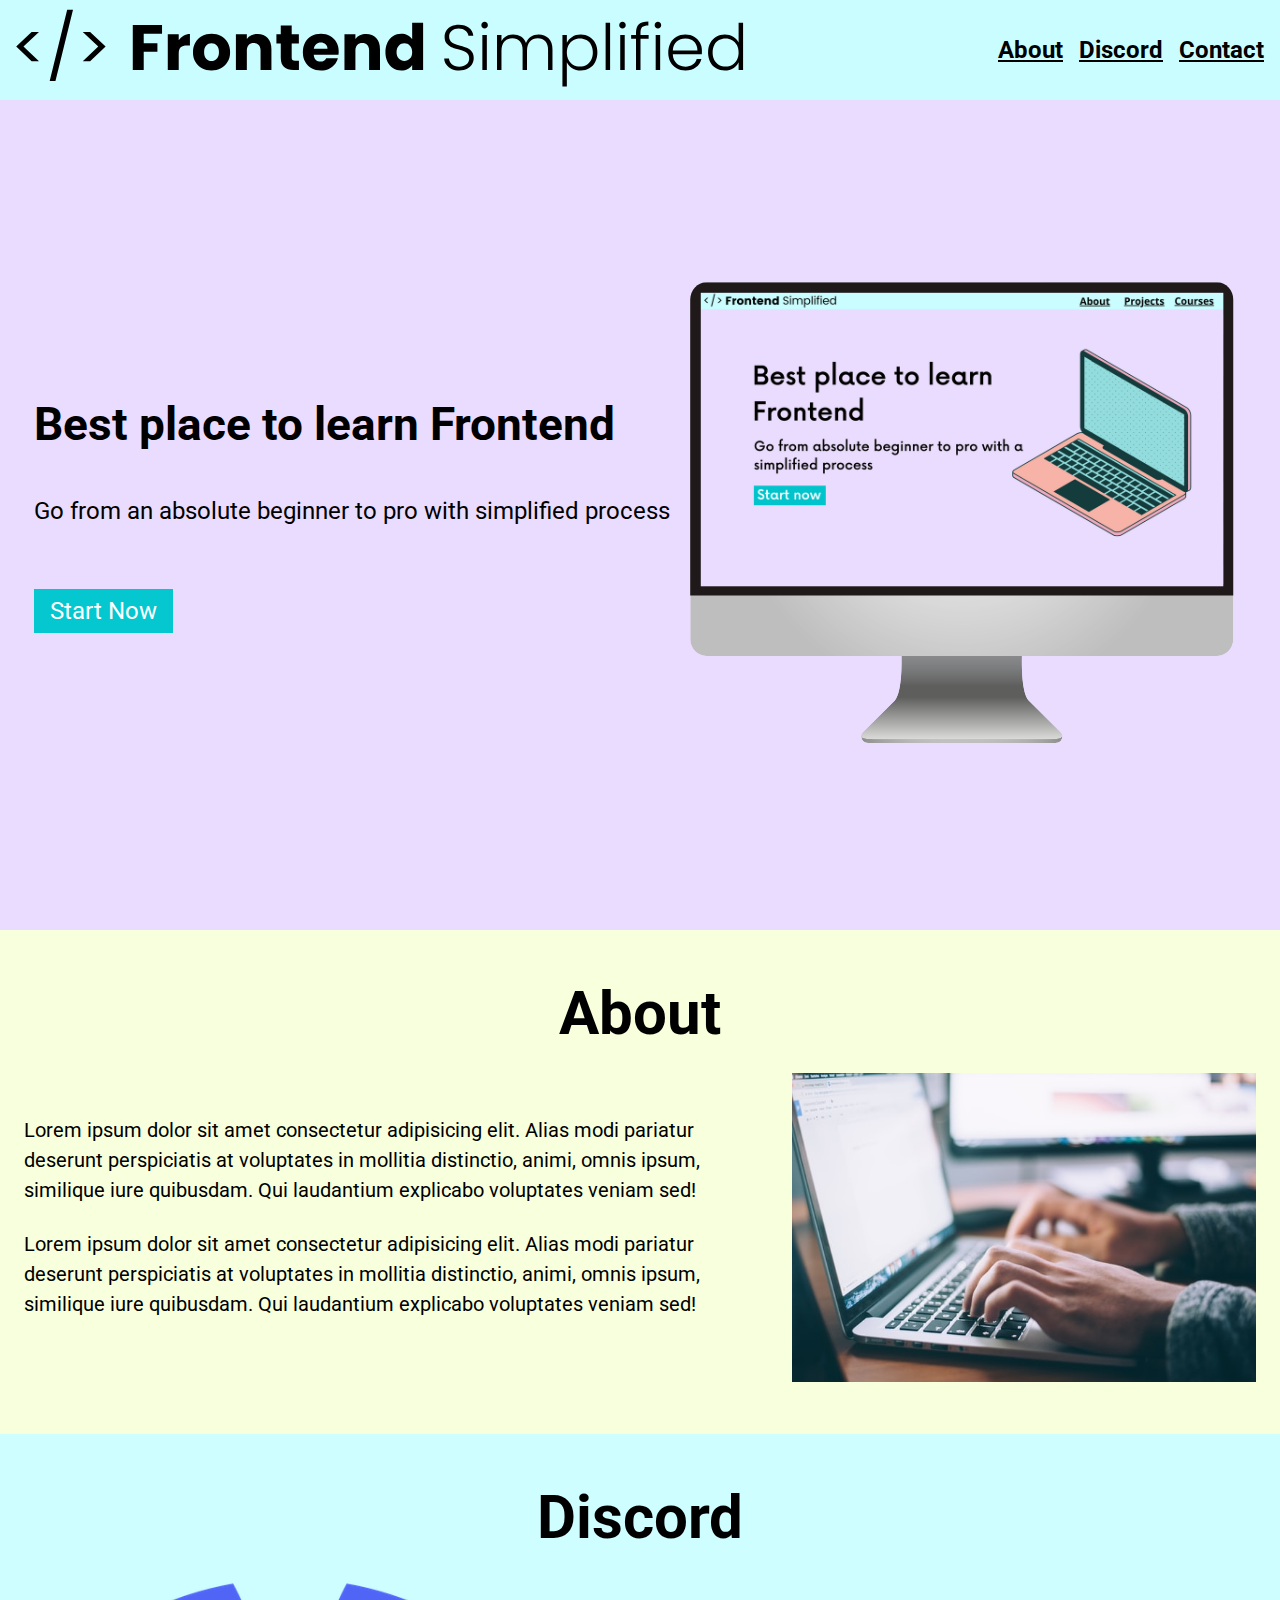
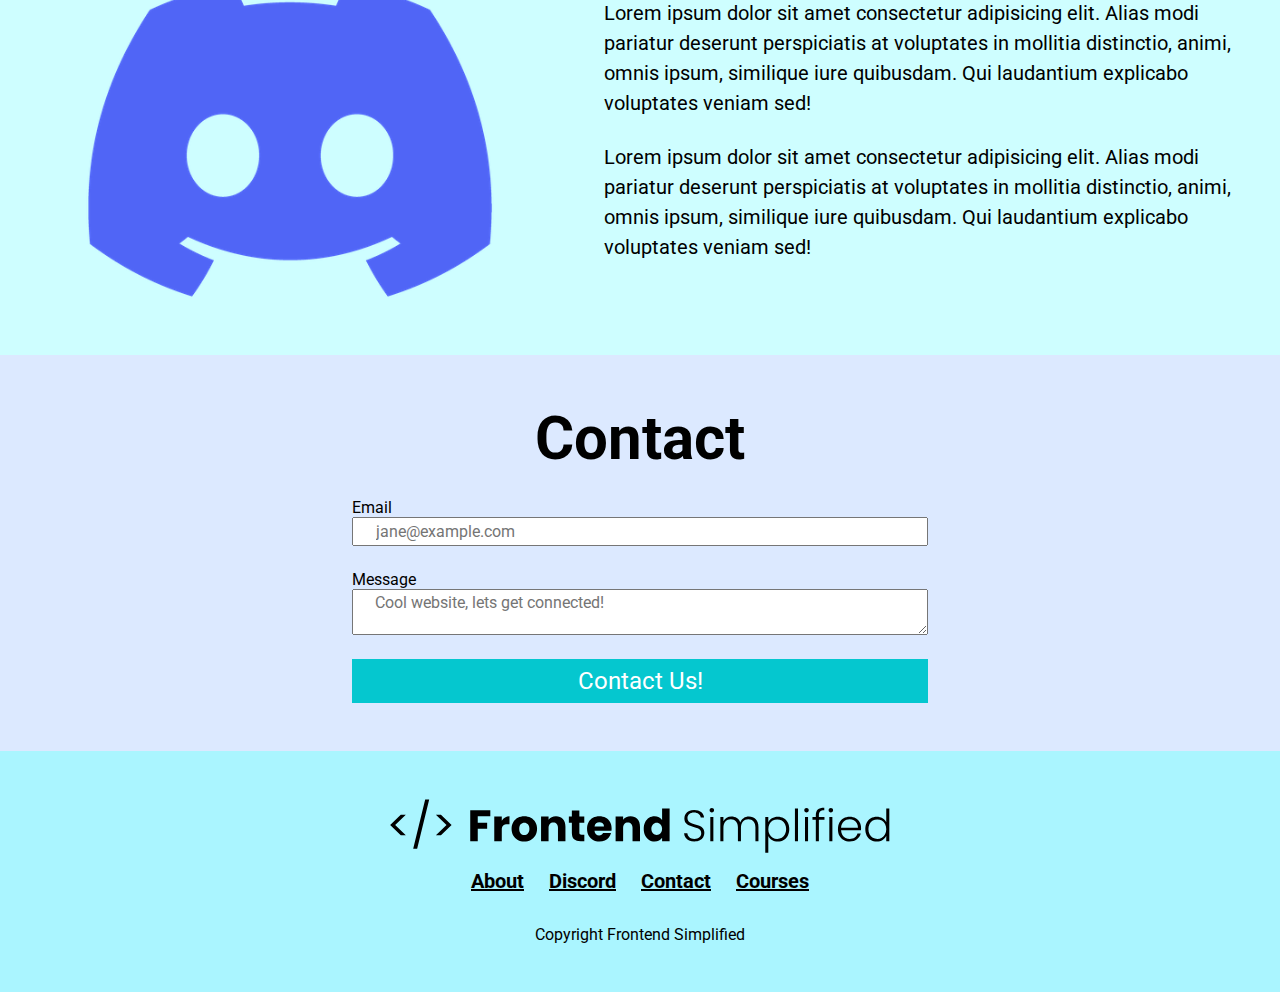
<file: home.html>
<!DOCTYPE html>
<html lang="en">

<head>
    <meta charset="UTF-8">
    <meta http-equiv="X-UA-Compatible" content="IE=edge">
    <meta name="viewport" content="width=device-width, initial-scale=1.0">
    <title>Website Build Example</title>
    <link rel="stylesheet" href="style.css" />
</head>

<body>

    <section>
        <nav>
            <figure>
                <img src="./assets/FES.svg" alt="">
            </figure>
            <ul>
                <li><a href="#about">About</a>
                </li>
                <li><a href="#discord">Discord</a>
                </li>
                <li><a href="#contact">Contact</a>
                </li>
            </ul>
        </nav>
        <header>
            <div class="row">
                
                <div class="home__description">
                    <h1>Best place to learn Frontend</h1>
                    <p class="subheader">Go from an absolute beginner to pro with simplified process</p>
                    <button class="home__description--button">Start Now</button>
                </div>
                <figure>
                    <img src="./assets/laptop.png" alt="Hpme page image">
                </figure>
            </div>
        </header>
    </section>
    <main>

        <section id="about">
            <h2>About</h2>
            <div class="row">

                <div class="section__description">
                    <div class="section__description--wrapper">
                        <p class="section__description--para">Lorem ipsum dolor sit amet consectetur adipisicing elit. Alias
                            modi pariatur deserunt perspiciatis at voluptates in mollitia distinctio, animi, omnis ipsum,
                            similique iure quibusdam. Qui laudantium explicabo voluptates veniam sed!
                        </p>
                        <p class="section__description--para">Lorem ipsum dolor sit amet consectetur adipisicing elit. Alias
                            modi pariatur deserunt perspiciatis at voluptates in mollitia distinctio, animi, omnis ipsum,
                            similique iure quibusdam. Qui laudantium explicabo voluptates veniam sed!
                        </p>
                    </div>
                    <figure class="about__img--wrapper">
                        <img src="./assets/Dashboard/about.jpg" alt="">
                    </figure>
                </div>
            </div>
        </section>
        
        <section id="discord">
            <h2>Discord</h2>
            <div class="row">

                <div class="section__description">
                    <figure>
                        <img src="./assets/discord.png" alt="">
                    </figure>
                    <div class="section__description--wrapper">
                        <p class="section__description--para">Lorem ipsum dolor sit amet consectetur adipisicing elit. Alias
                            modi pariatur deserunt perspiciatis at voluptates in mollitia distinctio, animi, omnis ipsum,
                            similique iure quibusdam. Qui laudantium explicabo voluptates veniam sed!
                        </p>
                        <p class="section__description--para">Lorem ipsum dolor sit amet consectetur adipisicing elit. Alias
                            modi pariatur deserunt perspiciatis at voluptates in mollitia distinctio, animi, omnis ipsum,
                            similique iure quibusdam. Qui laudantium explicabo voluptates veniam sed!
                        </p>
                    </div>
                </div>
            </div>
        </section>

        <section id="contact">

            <h2>Contact</h2>
            <form action="">
                <label>Email</label>
                <input type="email" placeholder="jane@example.com">
                
                <label>Message</label>
                <textarea type="text" placeholder="Cool website, lets get connected!"></textarea>
                <button>Contact Us!</button>
            </form>
        </section>
    </main>
        
    <footer>
        
        <img class="footer__logo" src="./assets/FES.svg" alt="">
        <div class="footer__links">
            <a class="footer__links" href="#about">About</a>
            <a class="footer__links" href="#discord">Discord</a>
            <a class="footer__links" href="#contact">Contact</a>
            <a class="footer__links" href="">Courses</a>
        </div>
        <p>Copyright Frontend Simplified</p>
    </footer>
</body>

</html>
</file>
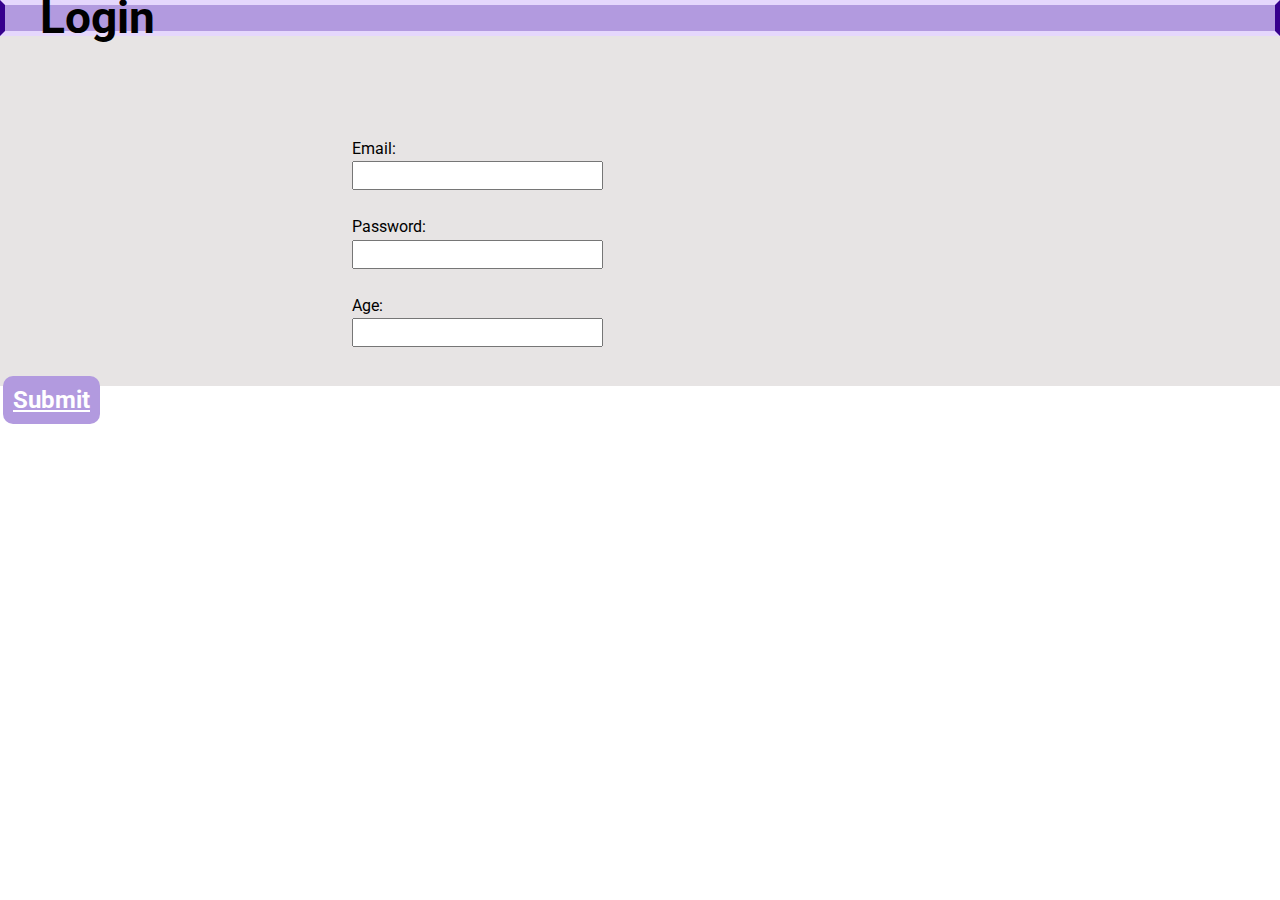
<file: login.html>
<!DOCTYPE html>
<html lang="en">
  <head>
    <meta charset="UTF-8">
    <meta http-equiv="X-UA-Compatible" content="IE=edge">
    <meta name="viewport" content="width=device-width, initial-scale=1.0">
    <title>Login</title>
  </head>
  <body>
  <link rel="stylesheet" href="style.css">
  <div class="bod">

    <div class="login">
      <h1>Login</h1>
    </div>
    <div class="form-group">
      <form>

        <div>
          <label for="">Email:</label>
          <input type="email" />
        </div>
        
        <div>
          <label for=""><span>Password:</span></label>
          <input type="password" />
        </div>
        
        <div>
          <label for="">Age:</label>
          <input type="number" />
        </div>
      </div>
    </div>
    <div class="submit">
      <a class="button" href="https://www.skonyx.shop/" target="_blank">Submit</a>
    </div>
    </div>
  </div>
  </div>
  
</body>
  </html>
</file>
<file: style.css>
@import url("https://fonts.googleapis.com/css2?family=Roboto:ital,wght@0,300;0,500;0,700;1,400&display=swap");

body {
  background-color: #ffffff;
  color: #ffffff;
}
.container {
  width: 40%;
  margin-top: 50px;
  margin-bottom: 50px;
  border: 5px rgb(120, 91, 158);
}
.sk1 {
  text-align: left;
  margin: 46px;
  padding: 2px;
}
.login {
  background-color: #b29adf;
  color: rgb(0, 0, 0);

  border-right: 5px rgb(54, 0, 141) solid;
  border-left: 5px rgb(54, 0, 141) solid;
  border-top: 5px rgb(229, 215, 252) solid;
  border-bottom: 5px rgb(229, 215, 252) solid;
}
.bod {
  background-color: #e7e4e4;
  color: #000000;

  font-family: Verdana, Geneva, Tahoma, sans-serif;
  font-size: 16px;
  font-weight: normal;
  line-height: 1.6em;
}
/*.img {
  background-color: #eeecec;
  margin: auto;
  
  border-bottom-width: 50px;
  margin-bottom: 100px;
  padding: 60px;
  width: 96%;

  
}
*/
/*
h2 {
  color: #7c3ee0;
  font-family: "Trebuchet MS", "Lucida Sans Unicode", "Lucida Grande",
    "Lucida Sans", Arial, sans-serif;
  font-weight: normal;
  
  
}

/*
.img h2 {
  font-family:'Haettenschweiler';
  letter-spacing: .5em;
  font-weight: 500;
  font-style: italic;
  font-size: 32px;
  text-align: left;
  margin-left: 20px;
  padding: 2px;
}
*/

.shop {
  margin: 46px;
  margin-top: 200px;

  padding: 0;
  list-style: square;
}
.shop ul {
  list-style: square;
}
.pic {
  text-align: center;
  color: black;
  margin: 130px;
  width: fit-content;
}
.sk1 h1 {
  font-family: Cambria, Cochin, Georgia, Times, "Times New Roman", serif;
  font-size: 48px;
  text-align: center;
}
.shop h1 {
  font-family: "Helvetica Neue";
  font-size: 48px;
  font-weight: 900;
  text-align: left;
}
.shop li {
  margin-left: 40px;
  padding-left: 3px;
  list-style-image: url("../assets/check2.png");
}
/*
.p1{
  background-color: #c4c4c4;
  margin-left: 450px;
  margin-top: -250px;
  border-style:double;
  border-color: black;
  padding: 8px;
  border-width: 1px;
  border-radius: 15px;
  width: 40%;
}
*/
.bod .form-group {
  padding-bottom: 15px;
  margin-top: 100px;
}
.bod label {
  display: block;
}
/* 
.bod input {
  padding: 8px;
  width: 40%;
}
*/
.login h1 {
  margin-left: 35px;
}
.bod input[type="text"],
.bod textarea {
  padding: 8px;
  width: 100%;
}
/*
.submit input[type="submit"] {
  background-color: #b29adf;
  color: #ffffff;
  padding: 10px 8px;
  border: none;
}
*/
.button {
  background-color: #b29adf;
  color: #ffffff;
  padding: 10px 10px;
  border-radius: 20px;
  margin-bottom: 20px;
  margin-left: 3px;
}
.button:hover {
  background: #000000;
  color: #fff;
}
.submit .button {
  background-color: #b29adf;
  color: #ffffff;
  padding: 10px 10px;
  border-radius: 10px;
  margin-bottom: 20px;
  margin-left: 3px;
}
.submit .button:hover {
  background: #000000;
  color: #fff;
}
.bloc {
  float: left;
  width: 33.3%;
  padding: 10px;
  border: 1px solid #ccc;
  box-sizing: border-box;
  margin-bottom: 60px;
}
.bloc h3 {
  color: #543683;
}
.bloc p {
  color: #000000;
}
.mainbl {
  width: 99%;
  margin-left: 10px;
}
#main-block {
  float: left;
  color: #000000;
  width: 70%;
  padding: 15px;
  box-sizing: border-box;
}
#main-block h3 {
  color: #543683;
}
#sidebar {
  float: right;
  width: 30%;
  background-color: #333;
  color: rgb(255, 251, 251);
  padding: 15px;
  box-sizing: border-box;
  background-image: url("./assets/purple.jpg");
  background-position: -85px -130px;
  background-repeat: no-repeat;
}
.fix-me .button {
  background-color: cadetblue;
  position: fixed;
  top: 400px;
}
.fix-me .button:hover {
  background-color: #000000;
}
.container2 {
  width: 96%;
  height: 300px;
  border: 2px solid rgb(255, 255, 255);
  display: flex;
  flex-direction: row;
  justify-content: space-between;
  padding: 24px;
}
.box {
  width: 30%;
  height: 80px;
  border: 2px solid rgb(255, 255, 255);
  box-sizing: border-box;
}
.box-small {
  width: 120px;
  height: 80px;

  border: 2px solid rgb(255, 255, 255);
  box-sizing: border-box;
}
.contain {
  width: 80%;
  display: flex;
  flex-direction: row;
}
/*.box-small .img{
  margin-left: 20px;
  margin-bottom: 50px;
}
*/
.new-container {
  width: 80%;
  margin: auto;
  height: 300px;
  border: 2px solid rgb(255, 255, 255);
  display: flex;
  flex-direction: column;
  justify-content: space-between;
  padding: 24px;
}
.new-container .header {
  border: 4px solid lightgray;
  width: 100%;
  height: 20px;
}
.wrapper {
  margin-bottom: -150px;
  display: flex;
  align-content: space-between;
}
.box-little {
  width: 20%;
  height: 100px;
  margin-top: -250px;
  margin-left: auto;
  margin-right: auto;
  margin-bottom: 170px;

  border: 2px solid rgb(255, 255, 255);
  box-sizing: border-box;
}
.new-contain {
  width: 80%;
  height: 300px;
  border: 2px solid rgb(255, 255, 255);
  display: flex;
  margin: auto;
  padding: 82px;
}

.boxes {
  width: 120%;
  height: 80px;
  border: 4px solid rgb(255, 255, 255);
  box-sizing: border-box;
  margin: 15px;
}
.box-wrapper {
  width: 40%;
  display: flex;
  flex-wrap: wrap;
}
.box-big {
  width: 90%;
  height: 300px;
  border: 4px solid rgb(255, 255, 255);
  box-sizing: border-box;
  margin: 15px;
}
.tiny-wrapper {
  width: 130%;
  display: flex;
}
.box-sm {
  width: 130%;
  height: 80px;
  border: 4px solid rgb(255, 255, 255);
  box-sizing: border-box;
  margin: 15px;
}
* {
  color: black;
  padding: 0;
  margin: 0;
  box-sizing: border-box;
  font-family: "Roboto", sans-serif;
}
nav {
  height: 100px;
  display: flex;
  justify-content: space-between;
  align-items: center;
  padding: 0 16px;
  background-color: #cafdff;
}
.logo {
  width: 300px;
}
ul {
  display: flex;
}
li {
  list-style-type: none;
  padding-left: 16px;
}
a {
  color: black;
  font-size: 24px;
  font-weight: 700;
}
header {
  background-color: #eadcff;
  height: calc(100vh - 70px);
  padding: 24px;
  display: flex;
  align-items: center;
  justify-content: center;
}
h1 {
  color: black;
  font-size: 46px;
}
.subheader {
  font-size: 24px;
  margin: 46px 0 64px 0;
}
button {
  background-color: #05c7cf;
  color: white;
  border: none;
  padding: 8px 16px;
  font-size: 24px;
  cursor: pointer;
}
.row {
  width: 100%;
  margin: 0 auto;
  max-width: 1300px;
  display: flex;
  align-items: center;
  justify-content: center;
}
#about,
#discord,
#contact,
footer {
  padding: 48px 0;
}

/*

ABOUT

*/
#about {
  background-color: #f8ffdc;
  padding: 48px 0;
}
h2 {
  font-size: 60px;
  text-align: center;
  margin-bottom: 24px;
}
.section__description {
  display: flex;
  justify-content: center;
  align-items: center;
}
.about__img--wrapper {
  width: 40%;
  padding: 0 24px;
}
img {
  width: 100%;
}
.section__description--wrapper {
  width: 60%;
  padding: 0 24px;
}
.section__description--para {
  font-size: 20px;
  line-height: 1.5;
  margin-bottom: 24px;
}
/*

DISCORD

*/

#discord {
  background-color: #cefeff;
}
/*

CONTACT

*/
#contact {
  background-color: #dce9ff;
  display: flex;
  flex-direction: column;
  align-items: center;
}
form {
  width: 100%;
  max-width: 600px;
  display: flex;
  flex-direction: column;
  margin: 0 auto;
  padding: 0 12px;
}

input, textarea{
  margin-bottom: 24px;
  font-size: 16px;
  padding: 3px 22px;
}
/*

FOOTER

*/
footer {
  background-color: #aaf5ff;
  display: flex;
  flex-direction: column;
  align-items: center;
}
.footer__logo {
  max-width: 500px;
  margin-bottom: 16px;
}
.footer__links {
  padding: 0 10px;
  font-size: 20px;
  margin-bottom: 32px;
}

@media (max-width: 728px) {
  .row {
    flex-direction: column;

  }
  .home__description {
    margin-bottom: 66px;
    display: flex;
    flex-direction: column;
  }
  h1 {
    text-align: 60px;
    font-size: 50px;
  }
  .subheader {
    text-align: center;
    font-size: 20px;
  }
  .home__description--button {
    max-width: 240px;
    margin: auto;
  }
  ul {
    display: none;
  }
  .section__description{
    flex-direction: column;
  }
  .section__description--wrapper {
    width: 100%;
  }
  .about__img--wrapper{
    width: 100%;
  }
  #discord .section__description {
    flex-direction: column-reverse;
  }
  footer {
    padding: 48px 24px;
  }
  .footer__logo {
    max-width: 360px;
  }
  .footer__link {
    padding: 0 8px;
    font-size: 18px;
  }
  .footer__links {
    margin-bottom: 24px;
  }
}
</file>
